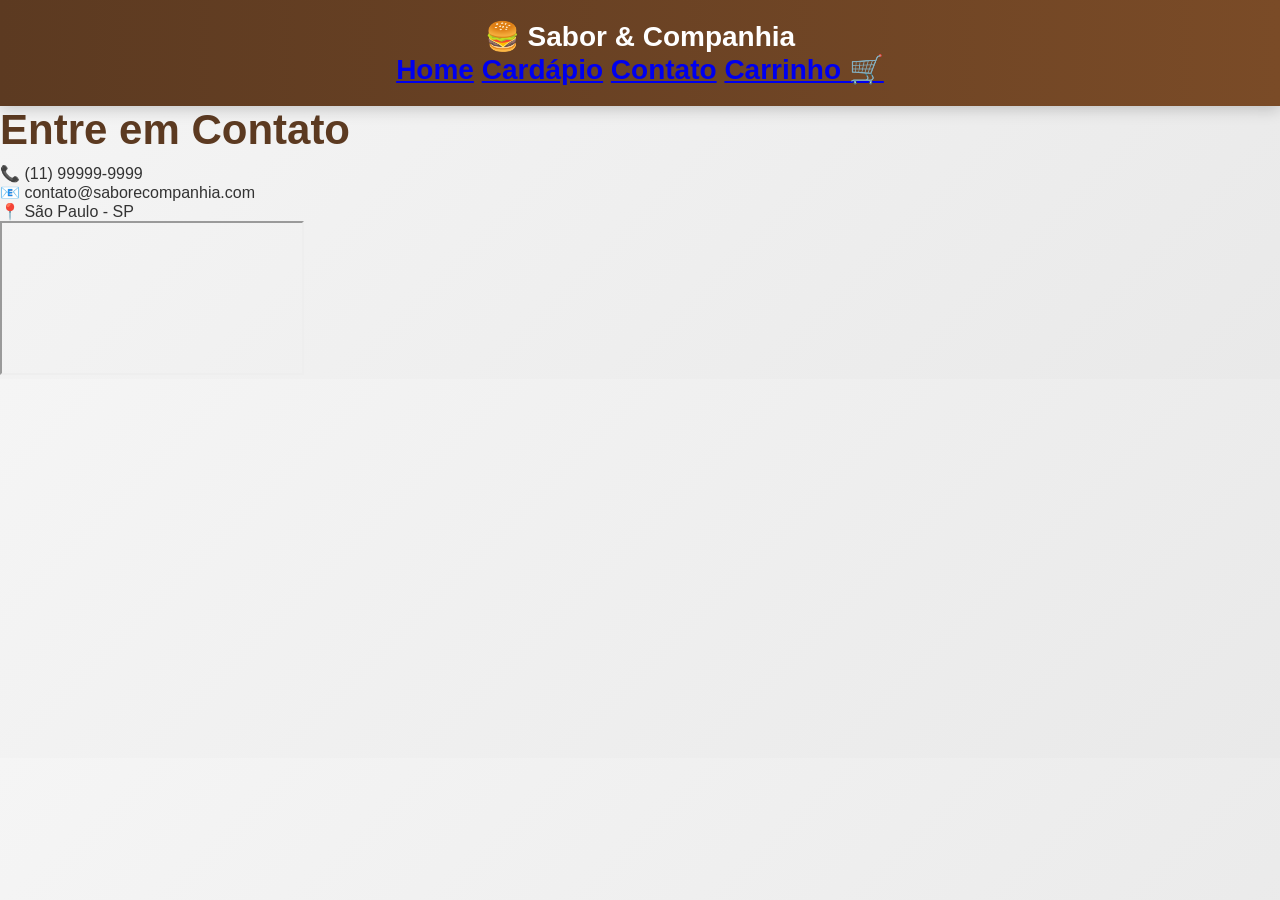
<file: contato.html>
<!DOCTYPE html>
<html lang="pt-BR">

<head>

<meta charset="UTF-8">

<title>Contato</title>

<link rel="stylesheet" href="style.css">

</head>

<body>

<header>

<div class="logo">
🍔 Sabor & Companhia
</div>

<nav>
<a href="index.html">Home</a>
<a href="cardapio.html">Cardápio</a>
<a href="contato.html">Contato</a>
<a href="carrinho.html">Carrinho 🛒</a>
</nav>

</header>

<section class="contato">

<h1>Entre em Contato</h1>

<p>📞 (11) 99999-9999</p>

<p>📧 contato@saborecompanhia.com</p>

<p>📍 São Paulo - SP</p>

<iframe
src="https://maps.google.com/maps?q=sao%20paulo&t=&z=13&ie=UTF8&iwloc=&output=embed">
</iframe>

</section>

</body>

</html>
</file>
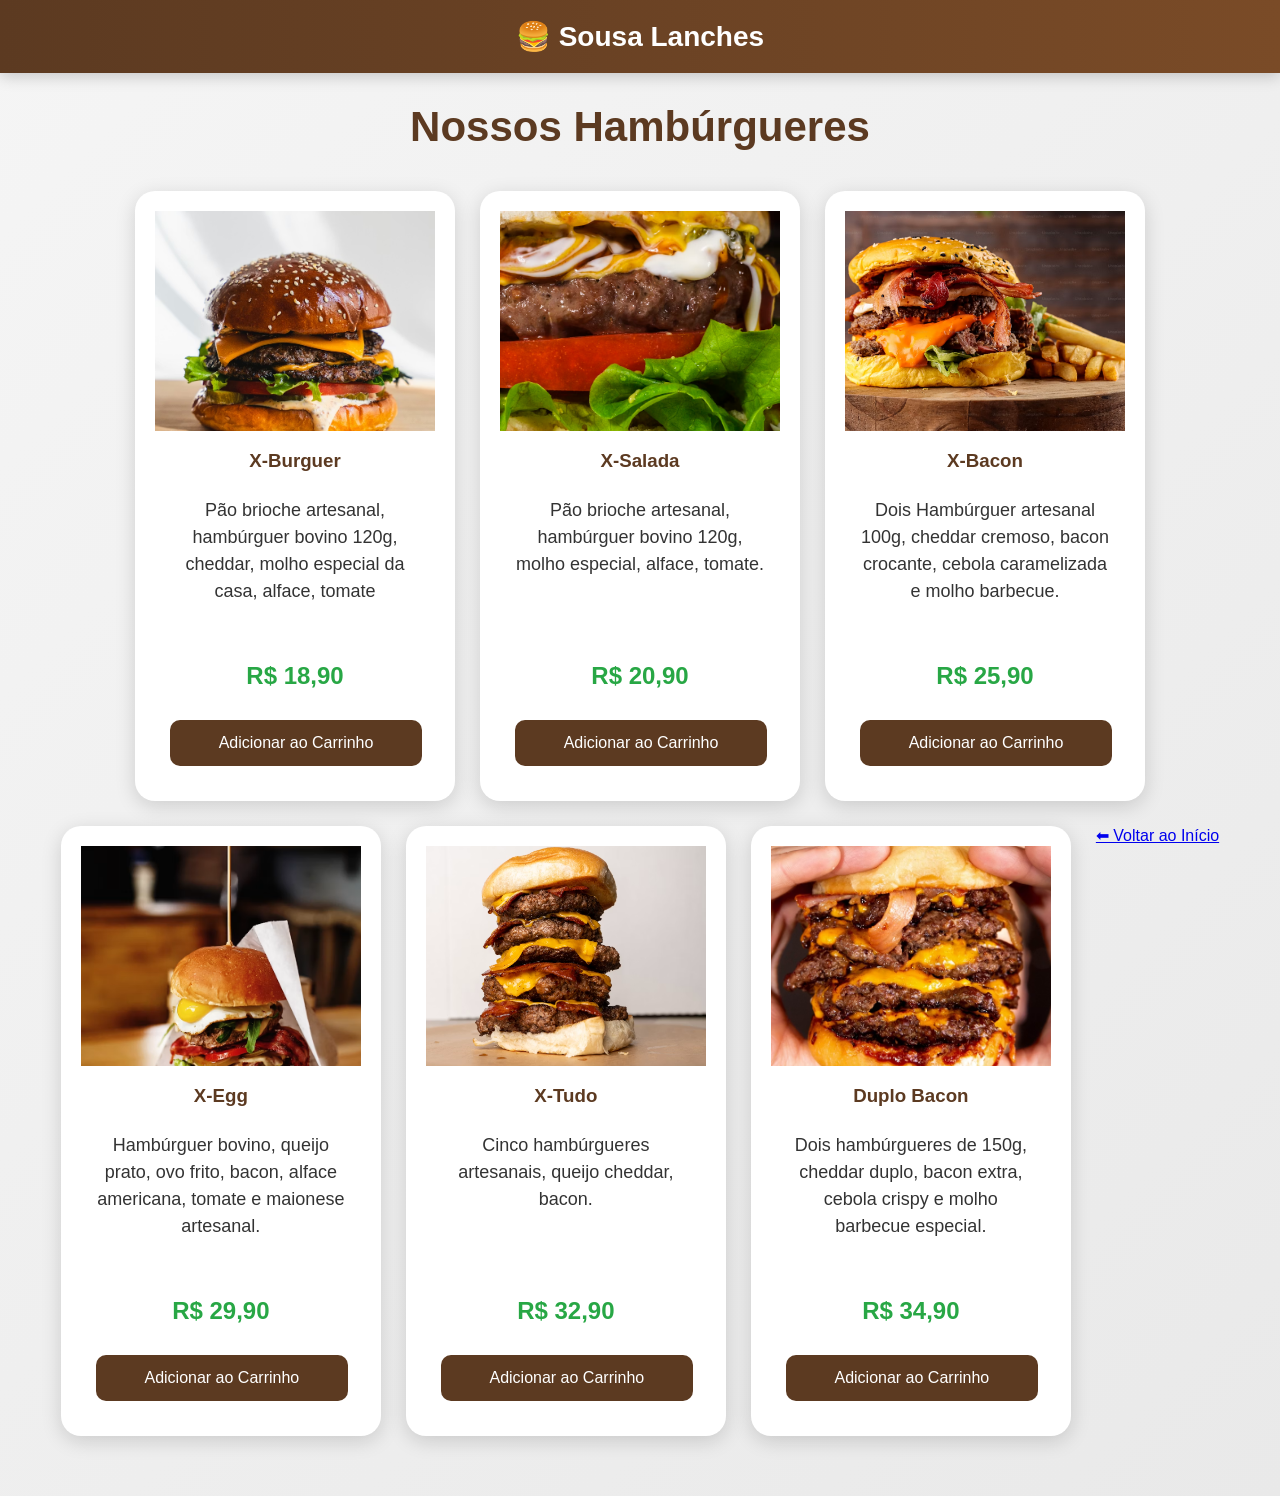
<file: hamburguer.html>
<!DOCTYPE html>
<html lang="pt-BR">
<head>
<meta charset="UTF-8">
<meta name="viewport" content="width=device-width, initial-scale=1.0">
<title>Hambúrgueres - Sousa Lanches</title>
<link rel="stylesheet" href="style.css">
</head>
<body>
<header>
    🍔 Sousa Lanches
</header>
<main>
<h1>Nossos Hambúrgueres</h1>
<div class="produtos">
<div class="produto">
<img src="img/x-burguer.jpg" alt="X-Burguer">
<h3>X-Burguer</h3>
<p>Pão brioche artesanal, hambúrguer bovino 120g, cheddar, molho especial da casa, alface, tomate</p>
<div class="preco">R$ 18,90</div>
<button onclick="adicionar('X-Burguer',18.90)">Adicionar ao Carrinho</button>
</div>
<div class="produto">
<img src="img/x-salada.jpg" alt="X-Salada">
<h3>X-Salada</h3>
<p>Pão brioche artesanal, hambúrguer bovino 120g, molho especial, alface, tomate.</p>
<div class="preco">R$ 20,90</div>
<button onclick="adicionar('X-Salada',20.90)">Adicionar ao Carrinho</button>
</div>
<div class="produto">
<img src="img/x-bacon.avif" alt="X-Bacon">
<h3>X-Bacon</h3>
<p>Dois Hambúrguer artesanal 100g, cheddar cremoso, bacon crocante, cebola caramelizada e molho barbecue.</p>
<div class="preco">R$ 25,90</div>
<button onclick="adicionar('X-Bacon',25.90)">Adicionar ao Carrinho</button>
</div>
<div class="produto">
<img src="img/x-egg.jpg" alt="X-Egg">
<h3>X-Egg</h3>
<p>Hambúrguer bovino, queijo prato, ovo frito, bacon, alface americana, tomate e maionese artesanal.</p>
<div class="preco">R$ 29,90</div>
<button onclick="adicionar('X-Egg',29.90)">Adicionar ao Carrinho</button>
</div>
<div class="produto">
<img src="img/x-burgao.jpg" alt="X-Tudo">
<h3>X-Tudo</h3>
<p>Cinco hambúrgueres artesanais, queijo cheddar, bacon.</p>
<div class="preco">R$ 32,90</div>
<button onclick="adicionar('X-Tudo',32.90)">Adicionar ao Carrinho</button>
</div>
<div class="produto">
<img src="img/duplo-bacon.jpg" alt="Duplo Bacon">
<h3>Duplo Bacon</h3>
<p>Dois hambúrgueres de 150g, cheddar duplo, bacon extra, cebola crispy e molho barbecue especial.</p>
<div class="preco">R$ 34,90</div>
<button onclick="adicionar('Duplo Bacon',34.90)">Adicionar ao Carrinho</button>
</div>
<a href="index.html" class="voltar">⬅ Voltar ao Início</a>
</main>
<script src="script.js"></script>
</body>
</html>
</file>
<file: style.css>
/* RESET */
*{
    margin:0;
    padding:0;
    box-sizing:border-box;
    font-family:'Segoe UI',sans-serif;
}

body{
    background:linear-gradient(135deg,#f5f5f5,#e9e9e9);
    color:#333;
}

/* HEADER */
header{
    background:linear-gradient(90deg,#5C3A21,#7a4b27);
    color:white;
    padding:20px;
    text-align:center;
    font-size:28px;
    font-weight:bold;
    box-shadow:0 3px 15px rgba(0,0,0,.2);
    position:sticky;
    top:0;
    z-index:1000;
}

/* MAIN */
main{
    text-align:center;
    padding:30px 20px;
    animation:fadeIn 1s ease;
}

@keyframes fadeIn{
    from{
        opacity:0;
        transform:translateY(20px);
    }
    to{
        opacity:1;
        transform:translateY(0);
    }
}

h1{
    color:#5C3A21;
    font-size:42px;
    margin-bottom:10px;
}

main p{
    font-size:18px;
    margin-bottom:30px;
}

/* BANNER */
.banner{
    max-width:1200px;
    height:320px;
    margin:20px auto 40px;
    border-radius:20px;

    background:
    linear-gradient(rgba(0,0,0,.45),
    rgba(0,0,0,.45)),
    url("banner.jpg");

    background-size:cover;
    background-position:center;

    display:flex;
    justify-content:center;
    align-items:center;
    flex-direction:column;

    color:white;
}

.banner h2{
    font-size:40px;
    margin-bottom:10px;
    color:white;
}

.banner p{
    font-size:20px;
}

/* CATEGORIAS */
.categorias{
    display:flex;
    flex-wrap:wrap;
    justify-content:center;
    gap:25px;
    margin:40px 0;
}

.btn-categoria{
    background:#A67C52;
    color:white;
    text-decoration:none;
    padding:20px 35px;
    border-radius:18px;
    font-size:20px;
    min-width:220px;

    transition:.3s;
    box-shadow:0 5px 15px rgba(0,0,0,.15);
}

.btn-categoria:hover{
    transform:translateY(-8px);
    background:#5C3A21;
    box-shadow:0 10px 25px rgba(0,0,0,.25);
}

/* MAIS PEDIDOS */
.destaques{
    margin:50px auto;
    max-width:1200px;
}

.destaques h2{
    color:#5C3A21;
    margin-bottom:25px;
}

.produtos{
    display:flex;
    flex-wrap:wrap;
    justify-content:center;
    gap:20px;
}

.produto{
    background:white;
    width:250px;
    padding:20px;
    border-radius:15px;
    box-shadow:0 5px 15px rgba(0,0,0,.1);
    transition:.3s;
}

.produto:hover{
    transform:scale(1.05);
}

.produto h3{
    color:#5C3A21;
    margin-bottom:10px;
}

.preco{
    color:#28a745;
    font-size:22px;
    font-weight:bold;
}

/* CONTATO */
.info-empresa{
    max-width:500px;
    margin:50px auto;
    background:white;
    padding:30px;
    border-radius:20px;
    text-align:left;
    box-shadow:0 10px 25px rgba(0,0,0,.12);
    transition:.3s;
}

.info-empresa:hover{
    transform:scale(1.02);
}

.info-empresa h2{
    color:#5C3A21;
    margin-bottom:15px;
}

.info-empresa p{
    margin:12px 0;
}

/* WHATSAPP */
.whatsapp{
    position:fixed;
    right:20px;
    bottom:20px;

    width:65px;
    height:65px;

    background:#25D366;
    color:white;

    border-radius:50%;

    display:flex;
    justify-content:center;
    align-items:center;

    text-decoration:none;
    font-size:35px;

    box-shadow:0 5px 20px rgba(0,0,0,.3);

    animation:pulse 2s infinite;
}

@keyframes pulse{
    0%{transform:scale(1);}
    50%{transform:scale(1.1);}
    100%{transform:scale(1);}
}

/* FOOTER */
footer{
    background:#5C3A21;
    color:white;
    text-align:center;
    padding:20px;
    margin-top:50px;
}

/* RESPONSIVO */
@media(max-width:768px){

    h1{
        font-size:30px;
    }

    .banner{
        height:250px;
    }

    .banner h2{
        font-size:28px;
    }

    .btn-categoria{
        width:90%;
    }
}

.produtos{
    display:flex;
    flex-wrap:wrap;
    justify-content:center;
    gap:25px;
    padding:30px;
}

.produto{
    width:320px;
    background:white;
    border-radius:20px;
    overflow:hidden;
    box-shadow:0 5px 20px rgba(0,0,0,.15);
    transition:.3s;
}

.produto:hover{
    transform:translateY(-8px);
}

.produto img{
    width:100%;
    height:220px;
    object-fit:cover;
}

.produto h3{
    color:#5C3A21;
    padding:15px;
}

.produto p{
    padding:0 15px;
    min-height:120px;
    line-height:1.5;
}

.preco{
    font-size:24px;
    font-weight:bold;
    color:#28a745;
    padding:15px;
}

.produto button{
    width:90%;
    margin:15px;
    padding:14px;
    border:none;
    border-radius:10px;
    background:#5C3A21;
    color:white;
    cursor:pointer;
    font-size:16px;
}

.produto button:hover{
    background:#3f2615;
}
</file>
